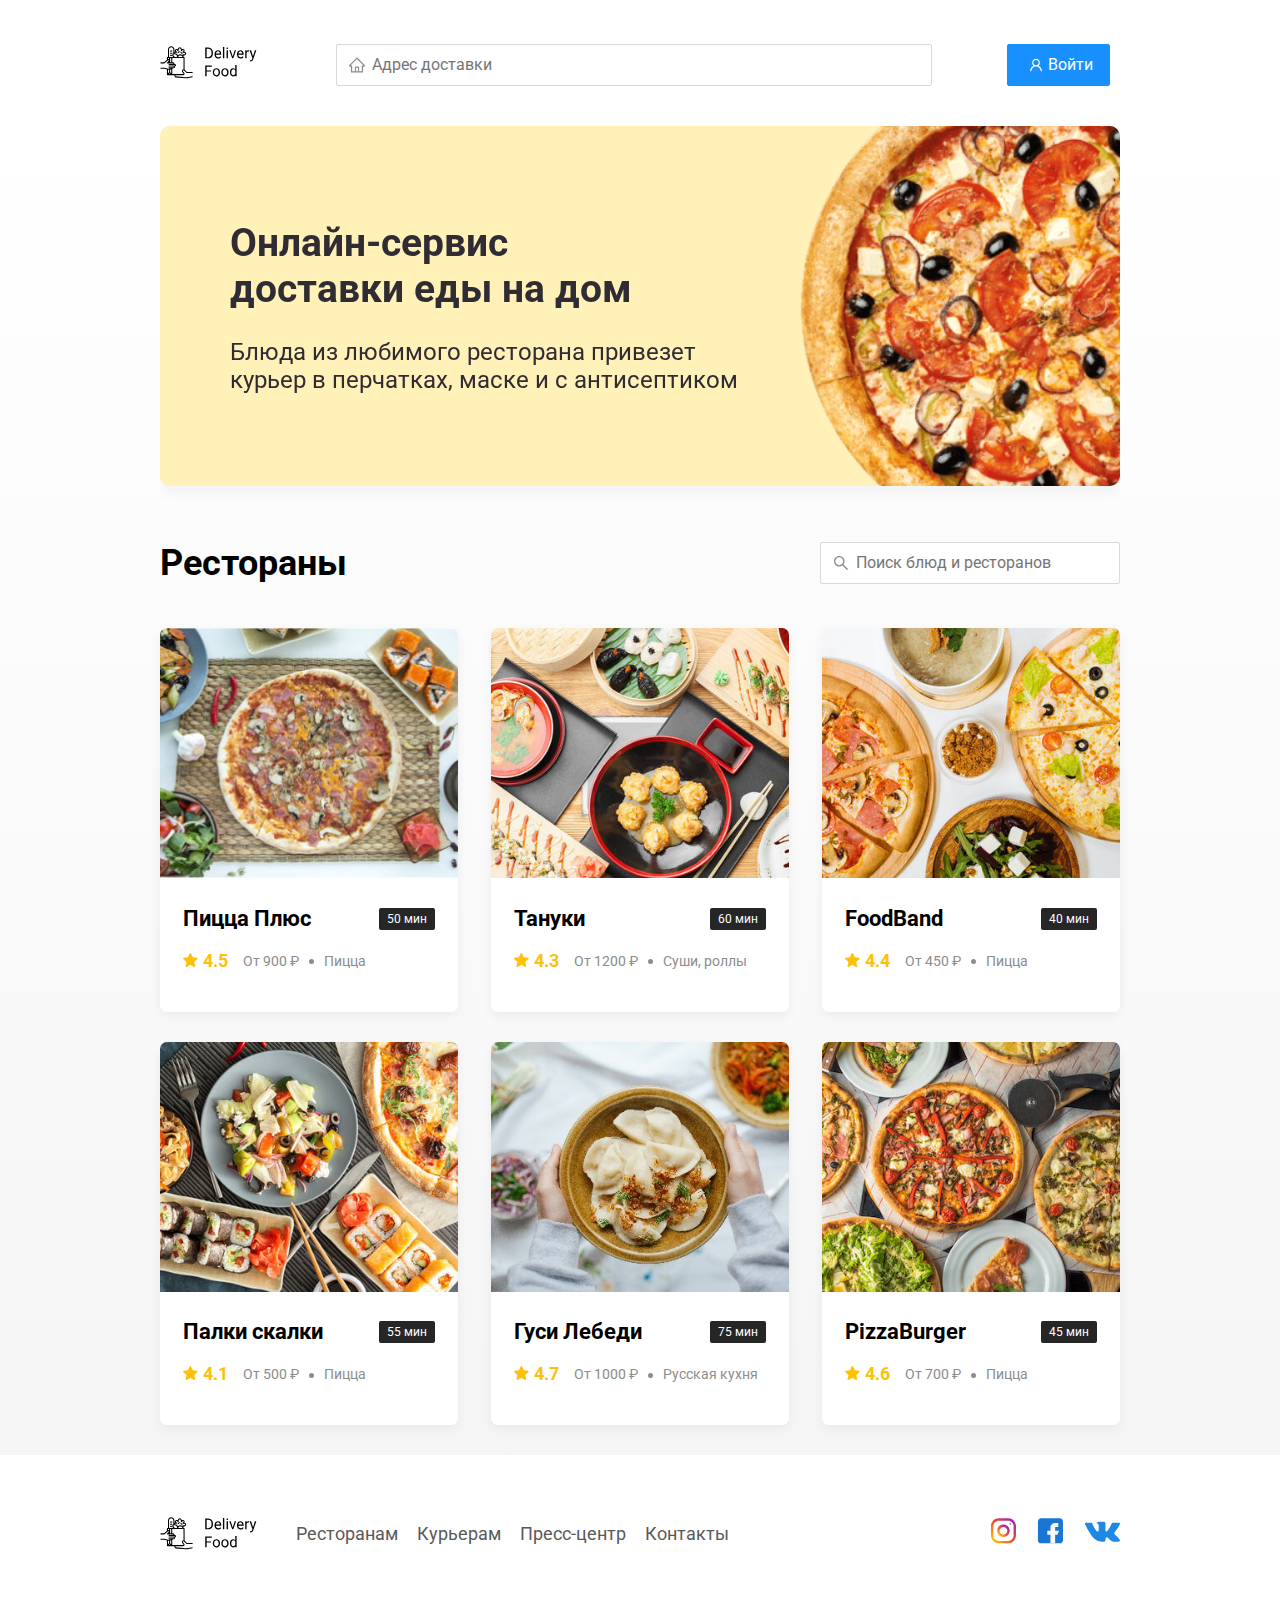
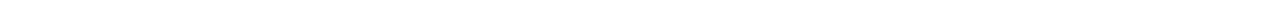
<file: index.html>
<!DOCTYPE html>
<html lang="ru">

<head>
    <meta charset="UTF-8"/>
    <meta name="viewport" content="width=device-width, initial-scale=1.0"/>
    <title>Delivery Food — доставка еды на дом</title>
    <link href="https://fonts.googleapis.com/css?family=Roboto:400,700&display=swap&subset=cyrillic" rel="stylesheet"/>
    <link rel="stylesheet" href="css/normalize.css"/>
    <link rel="stylesheet" href="css/style.css"/>
    <link rel="stylesheet" href="https://unpkg.com/swiper/swiper-bundle.min.css">
</head>

<body>
	<div class="container">
		<header class="header">
			<a class="logo">
				<img src="img/icon/logo.svg" alt="Logo"/>
			</a>
			<label class="address">
				<input type="text" class="input input-address" placeholder="Адрес доставки"/>
			</label>
			<div class="buttons">
				<span class="user-name"></span>
				<button class="button button-primary button-auth">
					<span class="button-auth-svg"></span>
					<span class="button-text">Войти</span>
				</button>
				<button class="button button-cart" id="cart-button">
					<span class="button-cart-svg"></span>
					<span class="button-text">Корзина</span>
				</button>
				<button class="button button-primary button-out">
					<span class="button-text">Выйти</span>
					<span class="button-out-svg"></span>
				</button>
			</div>
		</header>
	</div>
	<!-- /.container  -->

	<main class="main">
		<div class="container">
			<section class="container-promo">
				<div class="swiper-wrapper">
				<section class="promo pizza swiper-slide">
					<h1 class="promo-title">Онлайн-сервис <br/>доставки еды на дом</h1>
					<p class="promo-text">
						Блюда из любимого ресторана привезет курьер в перчатках, маске и с антисептиком
					</p>
				</section>
				<section class="promo kebab swiper-slide">
					<h1 class="promo-title">Шашлыки на майские <br> со скидкой 35%</h1>
					<p class="promo-text">
						Закажите шашлыки в любом ресторане до 10 мая и получите скидку по промокоду OMAGAD
					</p>
				</section>
				<section class="promo vegetables swiper-slide">
					<h1 class="promo-title">Скидка 20% на всю еду <br> по промокоду LOVE.JS</h1>
					<p class="promo-text">
						Блюдо из ресторана привезут вместе с двумя подарочными книгами по фронтенду
					</p>
				</section>
				<section class="promo sushi swiper-slide">
					<h1 class="promo-title">Сеты со скидкой до 30% <br> в ресторанах</h1>
					<p class="promo-text">
						Скидки на сеты до 30 мая по промокоду DADADA
					</p>
				</section>
			</div>
			</section>
			<section class="restaurants">
				<div class="section-heading">
					<h2 class="section-title">Рестораны</h2>
					<label class="search">
						<input type="text" class="input input-search" placeholder="Поиск блюд и ресторанов"/>
					</label>
				</div>
				<div class="cards cards-restaurants">
					
				</div>
				<!-- /.cards -->
			</section>
			<section class="menu hide">
				<div class="section-heading">
					<h2 class="section-title restaurant-title" id="section-title">Пицца Плюс</h2>
					<div class="card-info">
						<div class="rating" id="section-raiting">
							4.5
						</div>
						<div class="price" id="section-price">От 900 ₽</div>
						<div class="category" id="section-category">Пицца</div>
					</div>
					<!-- /.card-info -->
				</div>
				<div class="cards cards-menu">
					
				</div>
				<!-- /.cards -->
			</section>

		</div>
		<!-- /.container -->
	</main>

	<footer class="footer">
		<div class="container">
			<div class="footer-block">
				<img src="img/icon/logo.svg" alt="logo" class="logo footer-logo"/>
				<nav class="footer-nav">
					<a href="#" class="footer-link">Ресторанам </a>
					<a href="#" class="footer-link">Курьерам</a>
					<a href="#" class="footer-link">Пресс-центр</a>
					<a href="#" class="footer-link">Контакты</a>
				</nav>
				<div class="social-links">
					<a href="#" class="social-link"><img src="img/social/instagram.svg" alt="instagram"/></a>
					<a href="#" class="social-link"><img src="img/social/fb.svg" alt="facebook"/></a>
					<a href="#" class="social-link"><img src="img/social/vk.svg" alt="vk"/></a>
				</div>
				<!-- /.social-links -->
			</div>
			<!-- /.footer-block -->
		</div>
	</footer>

	<div class="modal modal-cart">
		<div class="modal-dialog">
			<div class="modal-header">
				<h3 class="modal-title">Корзина</h3>
				<button class="close">&times;</button>
			</div>
			<!-- /.modal-header -->
			<div class="modal-body">
				<div class="food-row">
					<span class="food-name">Ролл угорь стандарт</span>
					<strong class="food-price">250 ₽</strong>
					<div class="food-counter">
						<button class="counter-button">-</button>
						<span class="counter">1</span>
						<button class="counter-button">+</button>
					</div>
				</div>
				<!-- /.foods-row -->
				<div class="food-row">
					<span class="food-name">Ролл угорь стандарт</span>
					<strong class="food-price">250 ₽</strong>
					<div class="food-counter">
						<button class="counter-button">-</button>
						<span class="counter">1</span>
						<button class="counter-button">+</button>
					</div>
				</div>
				<!-- /.foods-row -->
				<div class="food-row">
					<span class="food-name">Ролл угорь стандарт</span>
					<strong class="food-price">250 ₽</strong>
					<div class="food-counter">
						<button class="counter-button">-</button>
						<span class="counter">1</span>
						<button class="counter-button">+</button>
					</div>
				</div>
				<!-- /.foods-row -->
				<div class="food-row">
					<span class="food-name">Ролл угорь стандарт</span>
					<strong class="food-price">250 ₽</strong>
					<div class="food-counter">
						<button class="counter-button">-</button>
						<span class="counter">1</span>
						<button class="counter-button">+</button>
					</div>
				</div>
				<!-- /.foods-row -->
			</div>
			<!-- /.modal-body -->
			<div class="modal-footer">
				<span class="modal-pricetag">1250 ₽</span>
				<div class="footer-buttons">
					<button class="button button-primary">Оформить заказ</button>
					<button class="button clear-cart">Отмена</button>
				</div>
			</div>
			<!-- /.modal-footer -->
		</div>
		<!-- /.modal-dialog -->
	</div>

	<div class="modal-auth">
		<div class="modal-dialog modal-dialog-auth">
			<button class="close-auth">&times;</button>
			<form id="logInForm">
				<div class="alert hide">Необходимо залогиниться!</div>
				<fieldset class="modal-body">
					<legend class="modal-title">Авторизация</legend>
					<label class="label-auth">
						<span>Логин</span>
						<input id="login" type="text">
					</label>
					<label class="label-auth">
						<span>Пароль</span>
						<input id="password" type="password">
					</label>
				</fieldset>
				<!-- /.modal-body -->
				<div class="modal-footer">
					<div class="footer-buttons">
						<button class="button button-primary button-login" type="submit">Войти</button>
					</div>
				</div>
			</form>
			<!-- /.modal-footer -->
		</div>
		<!-- /.modal-dialog -->
	</div>
	<script src="https://unpkg.com/swiper/swiper-bundle.min.js"></script>
	<script src="js/main.js"></script>
</body>

</html>
</file>
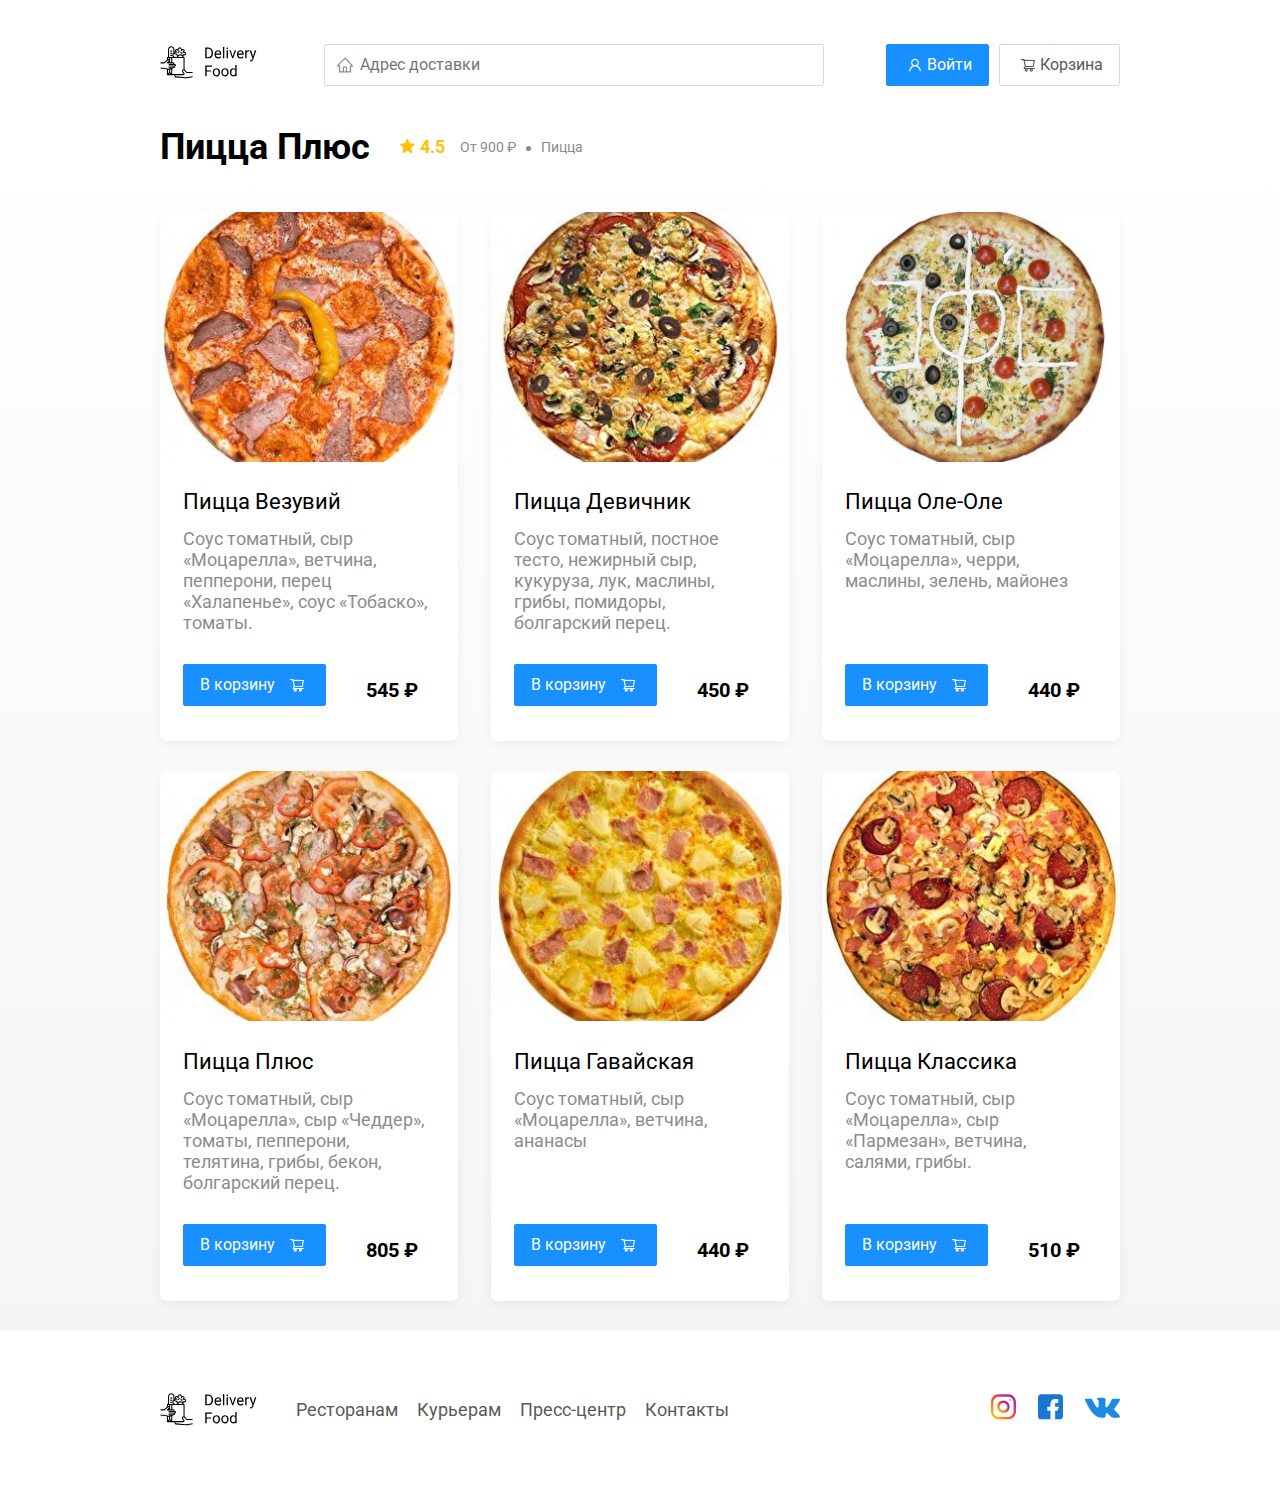
<file: version-1.0/restaurant.html>
<!DOCTYPE html>
<html lang="ru">
<head>
	<meta charset="UTF-8"/>
	<meta name="viewport" content="width=device-width, initial-scale=1.0"/>
	<title>PizzaBurger — доставка еды на дом</title>
	<link
			href="https://fonts.googleapis.com/css?family=Roboto:400,700&display=swap&subset=cyrillic"
			rel="stylesheet"
	/>
	<link rel="stylesheet" href="css/normalize.css"/>
	<link rel="stylesheet" href="css/style.css"/>
</head>
<body>
	<div class="container">
		<header class="header">
			<a href="index.html" class="logo">
				<img src="img/icon/logo.svg" alt="Logo"/>
			</a>
			<label class="address">
				<input type="text" class="input input-address" placeholder="Адрес доставки"/>
			</label>
			<div class="buttons">
				<button class="button button-primary button-auth">
					<span class="button-auth-svg"></span>
					<span class="button-text">Войти</span>
				</button>
				<button class="button" id="cart-button">
					<span class="button-cart-svg"></span>
					<span class="button-text">Корзина</span>
				</button>
			</div>
		</header>
	</div>
	<!-- /.container  -->

	<main class="main">
		<div class="container">
			<section class="menu">
				<div class="section-heading">
					<h2 class="section-title restaurant-title">Пицца Плюс</h2>
					<div class="card-info">
						<div class="rating">
							4.5
						</div>
						<div class="price">От 900 ₽</div>
						<div class="category">Пицца</div>
					</div>
					<!-- /.card-info -->
				</div>
				<div class="cards cards-menu">
					<div class="card">
						<img src="img/pizza-plus/pizza-vesuvius.jpg" alt="image" class="card-image"/>
						<div class="card-text">
							<div class="card-heading">
								<h3 class="card-title card-title-reg">Пицца Везувий</h3>
							</div>
							<!-- /.card-heading -->
							<div class="card-info">
								<div class="ingredients">Соус томатный, сыр «Моцарелла», ветчина, пепперони, перец
								                         «Халапенье», соус «Тобаско», томаты.
								</div>
							</div>
							<!-- /.card-info -->
							<div class="card-buttons">
								<button class="button button-primary button-add-cart">
									<span class="button-card-text">В корзину</span>
									<span class="button-cart-svg"></span>
								</button>
								<strong class="card-price-bold">545 ₽</strong>
							</div>
						</div>
						<!-- /.card-text -->
					</div>
					<!-- /.card -->

					<div class="card">
						<img src="img/pizza-plus/pizza-girls.jpg" alt="image" class="card-image"/>
						<div class="card-text">
							<div class="card-heading">
								<h3 class="card-title card-title-reg">Пицца Девичник</h3>
							</div>
							<!-- /.card-heading -->
							<div class="card-info">
								<div class="ingredients">Соус томатный, постное тесто, нежирный сыр, кукуруза, лук, маслины,
								                         грибы, помидоры, болгарский перец.
								</div>
							</div>
							<!-- /.card-info -->
							<div class="card-buttons">
								<button class="button button-primary button-add-cart">
									<span class="button-card-text">В корзину</span>
									<span class="button-cart-svg"></span>
								</button>
								<strong class="card-price-bold">450 ₽</strong>
							</div>
						</div>
						<!-- /.card-text -->
					</div>
					<!-- /.card -->

					<div class="card">
						<img src="img/pizza-plus/pizza-oleole.jpg" alt="image" class="card-image"/>
						<div class="card-text">
							<div class="card-heading">
								<h3 class="card-title card-title-reg">Пицца Оле-Оле</h3>
							</div>
							<!-- /.card-heading -->
							<div class="card-info">
								<div class="ingredients">Соус томатный, сыр «Моцарелла», черри, маслины, зелень, майонез
								</div>
							</div>
							<!-- /.card-info -->
							<div class="card-buttons">
								<button class="button button-primary button-add-cart">
									<span class="button-card-text">В корзину</span>
									<span class="button-cart-svg"></span>
								</button>
								<strong class="card-price-bold">440 ₽</strong>
							</div>
						</div>
						<!-- /.card-text -->
					</div>
					<!-- /.card -->

					<div class="card">
						<img src="img/pizza-plus/pizza-plus.jpg" alt="image" class="card-image"/>
						<div class="card-text">
							<div class="card-heading">
								<h3 class="card-title card-title-reg">Пицца Плюс</h3>
							</div>
							<!-- /.card-heading -->
							<div class="card-info">
								<div class="ingredients">Соус томатный, сыр «Моцарелла», сыр «Чеддер», томаты, пепперони,
								                         телятина, грибы, бекон, болгарский перец.
								</div>
							</div>
							<!-- /.card-info -->
							<div class="card-buttons">
								<button class="button button-primary button-add-cart">
									<span class="button-card-text">В корзину</span>
									<span class="button-cart-svg"></span>
								</button>
								<strong class="card-price-bold">805 ₽</strong>
							</div>
						</div>
						<!-- /.card-text -->
					</div>
					<!-- /.card -->

					<div class="card">
						<img src="img/pizza-plus/pizza-hawaiian.jpg" alt="image" class="card-image"/>
						<div class="card-text">
							<div class="card-heading">
								<h3 class="card-title card-title-reg">Пицца Гавайская</h3>
							</div>
							<!-- /.card-heading -->
							<div class="card-info">
								<div class="ingredients">Соус томатный, сыр «Моцарелла», ветчина, ананасы</div>
							</div>
							<!-- /.card-info -->
							<div class="card-buttons">
								<button class="button button-primary button-add-cart">
									<span class="button-card-text">В корзину</span>
									<span class="button-cart-svg"></span>
								</button>
								<strong class="card-price-bold">440 ₽</strong>
							</div>
						</div>
						<!-- /.card-text -->
					</div>
					<!-- /.card -->

					<div class="card">
						<img src="img/pizza-plus/pizza-classic.jpg" alt="image" class="card-image"/>
						<div class="card-text">
							<div class="card-heading">
								<h3 class="card-title card-title-reg">Пицца Классика</h3>
							</div>
							<!-- /.card-heading -->
							<div class="card-info">
								<div class="ingredients">Соус томатный, сыр «Моцарелла», сыр «Пармезан», ветчина, салями,
								                         грибы.
								</div>
							</div>
							<!-- /.card-info -->
							<div class="card-buttons">
								<button class="button button-primary button-add-cart">
									<span class="button-card-text">В корзину</span>
									<span class="button-cart-svg"></span>
								</button>
								<strong class="card-price-bold">510 ₽</strong>
							</div>
						</div>
						<!-- /.card-text -->
					</div>
					<!-- /.card -->
				</div>
				<!-- /.cards -->
			</section>
		</div>
		<!-- /.container -->
	</main>

	<footer class="footer">
		<div class="container">
			<div class="footer-block">
				<img src="img/icon/logo.svg" alt="logo" class="logo footer-logo"/>
				<nav class="footer-nav">
					<a href="#" class="footer-link">Ресторанам </a>
					<a href="#" class="footer-link">Курьерам</a>
					<a href="#" class="footer-link">Пресс-центр</a>
					<a href="#" class="footer-link">Контакты</a>
				</nav>
				<div class="social-links">
					<a href="#" class="social-link"><img src="img/social/instagram.svg" alt="instagram"/></a>
					<a href="#" class="social-link"><img src="img/social/fb.svg" alt="facebook"/></a>
					<a href="#" class="social-link"><img src="img/social/vk.svg" alt="vk"/></a>
				</div>
				<!-- /.social-links -->
			</div>
			<!-- /.footer-block -->
		</div>
	</footer>

	<div class="modal modal-cart">
		<div class="modal-dialog">
			<div class="modal-header">
				<h3 class="modal-title">Корзина</h3>
				<button class="close">&times;</button>
			</div>
			<!-- /.modal-header -->
			<div class="modal-body">
				<div class="food-row">
					<span class="food-name">Ролл угорь стандарт</span>
					<strong class="food-price">250 ₽</strong>
					<div class="food-counter">
						<button class="counter-button">-</button>
						<span class="counter">1</span>
						<button class="counter-button">+</button>
					</div>
				</div>
				<!-- /.foods-row -->
				<div class="food-row">
					<span class="food-name">Ролл угорь стандарт</span>
					<strong class="food-price">250 ₽</strong>
					<div class="food-counter">
						<button class="counter-button">-</button>
						<span class="counter">1</span>
						<button class="counter-button">+</button>
					</div>
				</div>
				<!-- /.foods-row -->
				<div class="food-row">
					<span class="food-name">Ролл угорь стандарт</span>
					<strong class="food-price">250 ₽</strong>
					<div class="food-counter">
						<button class="counter-button">-</button>
						<span class="counter">1</span>
						<button class="counter-button">+</button>
					</div>
				</div>
				<!-- /.foods-row -->
				<div class="food-row">
					<span class="food-name">Ролл угорь стандарт</span>
					<strong class="food-price">250 ₽</strong>
					<div class="food-counter">
						<button class="counter-button">-</button>
						<span class="counter">1</span>
						<button class="counter-button">+</button>
					</div>
				</div>
				<!-- /.foods-row -->
			</div>
			<!-- /.modal-body -->
			<div class="modal-footer">
				<span class="modal-pricetag">1250 ₽</span>
				<div class="footer-buttons">
					<button class="button button-primary">Оформить заказ</button>
					<button class="button clear-cart">Отмена</button>
				</div>
			</div>
			<!-- /.modal-footer -->
		</div>
		<!-- /.modal-dialog -->
	</div>


	<script src="js/main.js"></script>
</body>
</html>
</file>
<file: css/style.css>
* {
    box-sizing: border-box;
}

body {
    font-family: "Roboto", sans-serif;
    padding-top: 44px;
}

a,
button {
    cursor: pointer;
    color: inherit;
}

.hide {
    display: none;
}

.container {
    max-width: 1200px;
    margin: auto;
}

.container-promo {
    overflow: hidden;
}

.header {
    display: flex;
    align-items: center;
    justify-content: space-between;
    margin-bottom: 40px;
}

.input {
    background-color: #ffffff;
    border: 1px solid #d9d9d9;
    border-radius: 2px;
    font-size: 16px;
    line-height: 24px;
    padding: 8px 8px 8px 35px;
    background-repeat: no-repeat;
    background-position: left 11px center;
}

.address {
    flex: 0.8;
}

.input-address {
    width: 100%;
    background-image: url(../img/icon/home.svg);
}

.search {
    margin-left: auto;
}

.input-search {
    width: 300px;
    background-image: url(../img/icon/search.svg);

}

.buttons {
    display: flex;
    align-items: center;
}

.button {
    display: flex;
    align-items: center;
    padding: 8px 16px;
    background: #ffffff;
    border: 1px solid #d9d9d9;
    box-sizing: border-box;
    box-shadow: 0 0 2px rgba(0, 0, 0, 0.0015);
    border-radius: 2px;
    color: #595959;
    font-size: 16px;
    line-height: 24px;
}

.button:hover {
    background: #1890ff;
    border: 1px solid #1890ff;
    color: #fff;
}


.button-primary {
    background: #1890ff;
    border: 1px solid #1890ff;
    color: #fff;
    margin-right: 10px;
}

.button-primary:hover {
    background: #ffffff;
    border: 1px solid #d9d9d9;
    color: #595959;
}

.button-icon {
    margin-right: 6px;
}

.button-card-text {
    margin-right: 10px;
}

.button-auth {
    background-position: 20px 13px;
}

.button-primary .button-auth-svg {
    width: 24px;
    height: 24px;
    background-color: #fff;
    -webkit-mask: url("../img/icon/user.svg") no-repeat 50% 50%;
    mask: url("../img/icon/user.svg") no-repeat 50% 50%;
    background-repeat: no-repeat;
}

.button-primary:hover .button-auth-svg {
    background-color: #595959;
}

.button .button-cart-svg {
    width: 24px;
    height: 24px;
    background-color: #595959;
    -webkit-mask: url("../img/icon/shopping-cart.svg") no-repeat 50% 50%;
    mask: url("../img/icon/shopping-cart.svg") no-repeat 50% 50%;
    background-repeat: no-repeat;
}

.button-primary .button-cart-svg {
    background-color: #fff;
}

.button:hover .button-cart-svg {
    background-color: #fff;
}

.button-primary:hover .button-cart-svg {
    background-color: #595959;
}

.button-cart {
    display: none;
    margin: 0 5px;
}

.button-out {
    display: none;
    margin: 0 5px;
}

.user-name {
    display: none;
    margin-right: 20px;
    font-weight: bold;
    font-size: 18px;
}

.promo-slider {

    width: 600px;
    height: 300px;

}

.promo {
    box-shadow: 0 7px 12px rgba(158, 158, 163, 0.1);
    border-radius: 10px;
    padding: 68px 70px;
    margin-bottom: 56px;
}

.pizza {
    background: #fff1b8 url(../img/promo/pizza.png) no-repeat top -100px right -250px / 830px
}

.kebab {
    background: #D6E4FF url(../img/promo/kebab.png) no-repeat top 45px right 40px / 450px;
}

.vegetables {
    background: #FFF566 url(../img/promo/vegetables.png) no-repeat top 0 right 0 / 825px
}

.sushi {
    background: #FFF1F0 url(../img/promo/sushi.png) no-repeat top 10px right 15px / 500px
}

.promo-title {
    font-style: normal;
    font-weight: bold;
    font-size: 39px;
    line-height: 46px;
    color: #302c34;
}

.promo-text {
    font-style: normal;
    font-weight: normal;
    font-size: 24px;
    line-height: 28px;
    color: #302c34;
    max-width: 538px;
}

.main {
    background: linear-gradient(180deg, rgba(245, 245, 245, 0) 1.04%, #f5f5f5 100%);
}

.section-heading {
    display: flex;
    align-items: center;
    margin-bottom: 44px;
}

.section-title {
    font-style: normal;
    font-weight: bold;
    font-size: 36px;
    line-height: 42px;
    margin: 0 30px 0 0;
    color: #000000;
}

.cards {
    display: flex;
    align-items: flex-start;
    justify-content: space-between;
    flex-wrap: wrap;
}

.card {
    background: #ffffff;
    box-shadow: 0 4px 12px rgba(0, 0, 0, 0.05);
    border-radius: 7px;
    overflow: hidden;
    margin-bottom: 30px;
    flex-basis: 31%;
    text-decoration: none;

}

.card-restaurant {
    cursor: pointer
}

.card-image {
    width: 100%;
    height: 250px;
    -o-object-fit: cover;
       object-fit: cover;
}


.card-text {
    padding: 20px 23px 35px;
    min-height: 275px;
    display: flex;
    flex-direction: column;
}



.restaurants .card-text {
    min-height: auto;
}

.card-heading {
    display: flex;
    align-items: center;
    justify-content: space-between;
    margin-bottom: 10px;
}

.card-title {
    margin: 0;
    font-style: normal;
    font-weight: bold;
    font-size: 22px;
    line-height: 32px;
}

.card-title-reg {
    font-weight: 400;
}

.card-tag {
    font-style: normal;
    font-weight: normal;
    font-size: 12px;
    line-height: 20px;
    color: #ffffff;
    background: #262626;
    border-radius: 2px;
    padding: 1px 8px;
}

.card-info {
    display: flex;
    align-items: center;
    flex-wrap: wrap;
}

.card-buttons {
    display: flex;
    margin-top: 24px;
    flex-grow: 1;
    align-items: flex-end;
}

.card-price-bold {
    font-weight: bold;
    font-size: 20px;
    line-height: 32px;
    margin-left: 30px;
}

.rating {
    background-image: url("../img/icon/rating.svg");
    background-repeat: no-repeat;
    background-position: 0 7px;
    padding-left: 20px;
    margin-right: 26px;
    color: #ffc107;
    font-weight: bold;
    font-size: 18px;
    line-height: 32px;
}

.price,
.category {
    color: #8c8c8c;
    font-size: 18px;
    line-height: 32px;
}

.price {
    margin-right: 10px;
}

.ingredients {
    color: #8c8c8c;
    font-size: 18px;
    line-height: 21px;
}

.category {
    text-overflow: ellipsis;
    overflow: hidden;
    white-space: nowrap;
    max-width: 150px;
}

.price:after {
    content: "";
    width: 5px;
    height: 5px;
    background-color: #8c8c8c;
    display: inline-block;
    vertical-align: middle;
    border-radius: 50%;
    margin-left: 10px;
}

.footer {
    padding: 60px 0;
}

.footer-block {
    display: flex;
    align-items: center;
    justify-content: space-between;
}

.footer-nav {
    margin-left: 35px;
    margin-right: auto;
}

.footer-link {
    display: inline-block;
    color: #595959;
    font-style: normal;
    font-weight: normal;
    font-size: 18px;
    line-height: 21px;
    text-decoration: none;
}

.footer-link:not(:last-child) {
    margin-right: 15px;
}

.social-links {
    display: flex;
    align-items: center;
}

.social-link:not(:last-child) {
    margin-right: 21px;
}

.modal {
    position: fixed;
    left: 0;
    top: 0;
    width: 100%;
    height: 100%;
    background: rgba(0, 0, 0, 0.4);
    display: none;
    z-index: 999;
}

.modal-auth {
    position: fixed;
    left: 0;
    top: 0;
    width: 100%;
    height: 100%;
    background: rgba(0, 0, 0, 0.4);
    display: none;
    z-index: 999;
}

.is-open {
    display: flex;
}

.modal-dialog {
    max-width: 780px;
    width: 95%;
    background: #ffffff;
    border-radius: 5px;
    margin: auto;
    padding: 40px 45px;
}

.modal-dialog-auth {
    width: auto;
    position: relative;
}

.label-auth {
    display: block;
    margin: 30px;
}

.label-auth span {
    width: 80px;
    display: inline-block;
}

.modal-header {
    display: flex;
    align-items: center;
    justify-content: space-between;
    margin-bottom: 45px;
}

.modal-title {
    margin: 0;
    font-weight: bold;
    font-size: 36px;
    line-height: 42px;
}

.close {
    font-size: 36px;
    border: none;
    background-color: transparent;
}

.close-auth {
    font-size: 36px;
    border: none;
    background-color: transparent;
    position: absolute;
    top: 10px;
    right: 20px;
}

.modal-body {
    margin-bottom: 22px;
}

.food-row {
    display: flex;
    align-items: flex-start;
    justify-content: space-between;
    padding-bottom: 8px;
    border-bottom: 1px solid #d9d9d9;
    margin-bottom: 15px;
}

.food-name {
    font-weight: normal;
    font-size: 18px;
    line-height: 32px;
}

.food-price {
    margin-left: auto;
    margin-right: 47px;
    font-weight: bold;
    font-size: 20px;
    line-height: 32px;
}

.food-counter {
    display: flex;
    align-items: center;
}

.counter-button {
    display: flex;
    align-items: center;
    justify-content: center;
    width: 39px;
    height: 32px;
    background: #ffffff;
    border: 1px solid #40a9ff;
    box-sizing: border-box;
    border-radius: 2px;
    font-weight: normal;
    font-size: 14px;
    line-height: 22px;
    color: #40a9ff;
}

.counter-button:hover {
    background: #40a9ff;
    border: 1px solid #ffffff;
    color: #ffffff;
}

.counter {
    font-size: 16px;
    line-height: 24px;
    margin-left: 10px;
    margin-right: 10px;
}

.modal-footer {
    display: flex;
    align-items: center;
    justify-content: space-between;
}

.modal-auth .modal-footer {
    justify-content: flex-end;
}

.footer-buttons {
    display: flex;
    align-items: center;
}

.modal-pricetag {
    background: #262626;
    border-radius: 5px;
    color: #ffffff;
    padding: 15px 20px;
    font-size: 20px;
    line-height: 23px;
}

@media (max-width: 1366px) {
    .container {
        max-width: 960px;
    }

    .pizza {
        background-position: center right -300px;
        background-size: 750px;
    }


    .kebab {
        background-position: top -5px right -93px;
        background-size: 530px;
    }

    .vegetables {
        background-position: top 0 right -93px;
        background-size: 820px;
    }

    .sushi {
        background-position: center right -90px;
    }

    .rating {
        margin-right: 15px;
    }

    .category,
    .price {
        font-size: 14px;
    }
}

@media (max-width: 992px) {
    .container {
        max-width: 750px;
    }



    .pizza {
        padding: 50px;
        background-size: 500px;
        background-position: center right -200px;
    }


    .kebab {
        background-position: top 55px right -100px;
        background-size: 385px;
    }

    .vegetables {
        background-position: top 0 right -280px;
        background-size: 810px;
    }

    .sushi {
        background-position: top 30px right -175px;
    }



    .promo-text {
        font-size: 18px;
        max-width: 400px;
    }

    .card {
        flex-basis: 49%;
    }

    .footer-link {
        font-size: 16px;
    }
}

@media (max-width: 768px) {
    .container {
        max-width: 560px;
    }

    .card-info {
        flex-wrap: wrap;
    }

    .card .rating {
        flex-basis: 100%;
    }

    .card-title {
        font-size: 18px;
    }

    .card-text {
        min-height: 290px;
    }

    .card-price-bold {
        margin-left: 20px;
    }


    .pizza {
        background-size: 400px;
        background-position: bottom 50px right -200px;
    }


    .kebab {
        background-position: top -5px right -74px;
        background-size: 300px;
    }

    .vegetables {
        background-position: top 0 right -240px;
        background-size: 702px;
    }

    .sushi {
        background-position: top -24px right -75px;
        background-size: 302px;
    }

    .promo-title {
        font-size: 24px;
        line-height: 1.4;
    }

    .promo-text {
        margin-top: 0;
    }
}

@media (max-width: 578px) {
    .container {
        width: 90%;
    }

    .address {
        min-width: 100%;
        order: 1;
    }

    .header {
        flex-wrap: wrap;
    }

    .input-address {
        margin-top: 15px;
        order: 5;
        flex: 1;
    }

    .promo {
        background-image: none;
    }

    .promo-title {
        margin-bottom: 10px;
    }

    .section-title {
        font-size: 20px;
    }

    .card {
        flex-basis: 100%;
    }

    .card-text {
        min-height: auto;
    }

    .card-image {
        width: 100%;
    }

    .footer {
        padding: 30px 0;
    }

    .footer-block {
        align-items: flex-start;
    }

    .footer-nav {
        margin-left: 0;
        margin-right: 0;
        order: 0;
        display: flex;
        flex-direction: column;
    }

    .footer-logo {
        margin-right: 15px;
        order: 1;
    }

    .social-links {
        order: 2;
    }
}

@media (max-width: 480px) {
    .button-text {
        display: none;
    }

    .button-icon {
        margin: 0;
    }

    .user-name {
        margin: 10px;

    }

    .buttons {
        flex-wrap: wrap;
        margin-left: auto;
    }

    .button {
        min-height: 40px;
        padding: 5px 12px;

    }

    .button-out-svg {
        width: 24px;
        height: 24px;
        background-color: #fff;
        -webkit-mask: url(../img/icon/logout.svg) no-repeat 50% 50%;
        mask: url(../img/icon/logout.svg) no-repeat 50% 50%;
        background-repeat: no-repeat;
        -webkit-mask-size: 20px;
        mask-size: 20px;
    }

    .promo {
        padding: 20px;
    }

    .section-heading {
        flex-wrap: wrap;
    }

    .footer-block {
        flex-wrap: wrap;
        flex-direction: column;
        align-items: center;
    }

    .footer-logo {
        order: 0;
        margin-bottom: 20px;
    }

    .footer-nav {
        margin-bottom: 20px;
        text-align: center;
    }

    .footer-link:not(:last-child) {
        margin-right: 0;
    }
}

.alert {
    padding: 1rem;
    color:#721c24;
    background-color:#f8d7da;
    border-color:#f5c6cb;
}

.fade {
    -webkit-animation: fade .3s linear 1.5s 1 both;
            animation: fade .3s linear 1.5s 1 both;
}

@-webkit-keyframes fade {
    0%{
        opacity: 1;
    }
    100%{
        opacity: 0;
    }
}

@keyframes fade {
    0%{
        opacity: 1;
    }
    100%{
        opacity: 0;
    }
}
</file>
<file: version-1.0/css/style.css>
* {
    box-sizing: border-box;
}

body {
    font-family: "Roboto", sans-serif;
    padding-top: 44px;
}

a,
button {
    cursor: pointer;
    color: inherit;
}

.hide {
    display: none;
}

.container {
    max-width: 1200px;
    margin: auto;
}

.header {
    display: flex;
    align-items: center;
    justify-content: space-between;
    margin-bottom: 40px;
}

.input {
    background-color: #ffffff;
    border: 1px solid #d9d9d9;
    border-radius: 2px;
    font-size: 16px;
    line-height: 24px;
    padding: 8px 8px 8px 35px;
    background-repeat: no-repeat;
    background-position: left 11px center;
}

.address {
    flex: 0.8;
}

.input-address {
    width: 100%;
    background-image: url(../img/icon/home.svg);
}

.search {
    margin-left: auto;
}

.input-search {
    width: 300px;
    background-image: url(../img/icon/search.svg);

}

.buttons {
    display: flex;
    align-items: center;
}

.button {
    display: flex;
    align-items: center;
    padding: 8px 16px;
    background: #ffffff;
    border: 1px solid #d9d9d9;
    box-sizing: border-box;
    box-shadow: 0 0 2px rgba(0, 0, 0, 0.0015);
    border-radius: 2px;
    color: #595959;
    font-size: 16px;
    line-height: 24px;
}

.button:hover {
    background: #1890ff;
    border: 1px solid #1890ff;
    color: #fff;
}


.button-primary {
    background: #1890ff;
    border: 1px solid #1890ff;
    color: #fff;
    margin-right: 10px;
}

.button-primary:hover {
    background: #ffffff;
    border: 1px solid #d9d9d9;
    color: #595959;
}

.button-icon {
    margin-right: 6px;
}

.button-card-text {
    margin-right: 10px;
}

.button-auth {
    background-position: 20px 13px;
}

.button-primary .button-auth-svg {
    width: 24px;
    height: 24px;
    background-color: #fff;
    -webkit-mask: url("../img/icon/user.svg") no-repeat 50% 50%;
    mask: url("../img/icon/user.svg") no-repeat 50% 50%;
    background-repeat: no-repeat;
}

.button-primary:hover .button-auth-svg {
    background-color: #595959;
}

.button .button-cart-svg {
    width: 24px;
    height: 24px;
    background-color: #595959;
    -webkit-mask: url("../img/icon/shopping-cart.svg") no-repeat 50% 50%;
    mask: url("../img/icon/shopping-cart.svg") no-repeat 50% 50%;
    background-repeat: no-repeat;
}

.button-primary .button-cart-svg {
    background-color: #fff;
}

.button:hover .button-cart-svg {
    background-color: #fff;
}

.button-primary:hover .button-cart-svg {
    background-color: #595959;
}

.button-cart {
    display: none;
    margin: 0 5px;
}

.button-out {
    display: none;
    margin: 0 5px;
}

.user-name {
    display: none;
    margin-right: 20px;
    font-weight: bold;
    font-size: 18px;
}

.promo-slider {

    width: 600px;
    height: 300px;

}

.promo {
    box-shadow: 0 7px 12px rgba(158, 158, 163, 0.1);
    border-radius: 10px;
    padding: 68px 70px;
    margin-bottom: 56px;
}

.pizza {
    background: #fff1b8 url(../img/promo/pizza.png) no-repeat top -100px right -250px / 830px
}

.kebab {
    background: #D6E4FF url(../img/promo/kebab.png) no-repeat top 45px right 40px / 450px;
}

.vegetables {
    background: #FFF566 url(../img/promo/vegetables.png) no-repeat top 0 right 0 / 825px
}

.sushi {
    background: #FFF1F0 url(../img/promo/sushi.png) no-repeat top 10px right 15px / 500px
}

.promo-title {
    font-style: normal;
    font-weight: bold;
    font-size: 39px;
    line-height: 46px;
    color: #302c34;
}

.promo-text {
    font-style: normal;
    font-weight: normal;
    font-size: 24px;
    line-height: 28px;
    color: #302c34;
    max-width: 538px;
}

.main {
    background: linear-gradient(180deg, rgba(245, 245, 245, 0) 1.04%, #f5f5f5 100%);
}

.section-heading {
    display: flex;
    align-items: center;
    margin-bottom: 44px;
}

.section-title {
    font-style: normal;
    font-weight: bold;
    font-size: 36px;
    line-height: 42px;
    margin: 0 30px 0 0;
    color: #000000;
}

.cards {
    display: flex;
    align-items: flex-start;
    justify-content: space-between;
    flex-wrap: wrap;
}

.card {
    background: #ffffff;
    box-shadow: 0 4px 12px rgba(0, 0, 0, 0.05);
    border-radius: 7px;
    overflow: hidden;
    margin-bottom: 30px;
    flex-basis: 31%;
    text-decoration: none;

}

.card-restaurant {
    cursor: pointer
}

.card-image {
    width: 100%;
    height: 250px;
    object-fit: cover;
}


.card-text {
    padding: 20px 23px 35px;
    min-height: 275px;
    display: flex;
    flex-direction: column;
}



.restaurants .card-text {
    min-height: auto;
}

.card-heading {
    display: flex;
    align-items: center;
    justify-content: space-between;
    margin-bottom: 10px;
}

.card-title {
    margin: 0;
    font-style: normal;
    font-weight: bold;
    font-size: 22px;
    line-height: 32px;
}

.card-title-reg {
    font-weight: 400;
}

.card-tag {
    font-style: normal;
    font-weight: normal;
    font-size: 12px;
    line-height: 20px;
    color: #ffffff;
    background: #262626;
    border-radius: 2px;
    padding: 1px 8px;
}

.card-info {
    display: flex;
    align-items: center;
    flex-wrap: wrap;
}

.card-buttons {
    display: flex;
    margin-top: 24px;
    flex-grow: 1;
    align-items: flex-end;
}

.card-price-bold {
    font-weight: bold;
    font-size: 20px;
    line-height: 32px;
    margin-left: 30px;
}

.rating {
    background-image: url("../img/icon/rating.svg");
    background-repeat: no-repeat;
    background-position: 0 7px;
    padding-left: 20px;
    margin-right: 26px;
    color: #ffc107;
    font-weight: bold;
    font-size: 18px;
    line-height: 32px;
}

.price,
.category {
    color: #8c8c8c;
    font-size: 18px;
    line-height: 32px;
}

.price {
    margin-right: 10px;
}

.ingredients {
    color: #8c8c8c;
    font-size: 18px;
    line-height: 21px;
}

.category {
    text-overflow: ellipsis;
    overflow: hidden;
    white-space: nowrap;
    max-width: 150px;
}

.price:after {
    content: "";
    width: 5px;
    height: 5px;
    background-color: #8c8c8c;
    display: inline-block;
    vertical-align: middle;
    border-radius: 50%;
    margin-left: 10px;
}

.footer {
    padding: 60px 0;
}

.footer-block {
    display: flex;
    align-items: center;
    justify-content: space-between;
}

.footer-nav {
    margin-left: 35px;
    margin-right: auto;
}

.footer-link {
    display: inline-block;
    color: #595959;
    font-style: normal;
    font-weight: normal;
    font-size: 18px;
    line-height: 21px;
    text-decoration: none;
}

.footer-link:not(:last-child) {
    margin-right: 15px;
}

.social-links {
    display: flex;
    align-items: center;
}

.social-link:not(:last-child) {
    margin-right: 21px;
}

.modal {
    position: fixed;
    left: 0;
    top: 0;
    width: 100%;
    height: 100%;
    background: rgba(0, 0, 0, 0.4);
    display: none;
    z-index: 999;
}

.modal-auth {
    position: fixed;
    left: 0;
    top: 0;
    width: 100%;
    height: 100%;
    background: rgba(0, 0, 0, 0.4);
    display: none;
    z-index: 999;
}

.is-open {
    display: flex;
}

.modal-dialog {
    max-width: 780px;
    width: 95%;
    background: #ffffff;
    border-radius: 5px;
    margin: auto;
    padding: 40px 45px;
}

.modal-dialog-auth {
    width: auto;
    position: relative;
}

.label-auth {
    display: block;
    margin: 30px;
}

.label-auth span {
    width: 80px;
    display: inline-block;
}

.modal-header {
    display: flex;
    align-items: center;
    justify-content: space-between;
    margin-bottom: 45px;
}

.modal-title {
    margin: 0;
    font-weight: bold;
    font-size: 36px;
    line-height: 42px;
}

.close {
    font-size: 36px;
    border: none;
    background-color: transparent;
}

.close-auth {
    font-size: 36px;
    border: none;
    background-color: transparent;
    position: absolute;
    top: 10px;
    right: 20px;
}

.modal-body {
    margin-bottom: 22px;
}

.food-row {
    display: flex;
    align-items: flex-start;
    justify-content: space-between;
    padding-bottom: 8px;
    border-bottom: 1px solid #d9d9d9;
    margin-bottom: 15px;
}

.food-name {
    font-weight: normal;
    font-size: 18px;
    line-height: 32px;
}

.food-price {
    margin-left: auto;
    margin-right: 47px;
    font-weight: bold;
    font-size: 20px;
    line-height: 32px;
}

.food-counter {
    display: flex;
    align-items: center;
}

.counter-button {
    display: flex;
    align-items: center;
    justify-content: center;
    width: 39px;
    height: 32px;
    background: #ffffff;
    border: 1px solid #40a9ff;
    box-sizing: border-box;
    border-radius: 2px;
    font-weight: normal;
    font-size: 14px;
    line-height: 22px;
    color: #40a9ff;
}

.counter-button:hover {
    background: #40a9ff;
    border: 1px solid #ffffff;
    color: #ffffff;
}

.counter {
    font-size: 16px;
    line-height: 24px;
    margin-left: 10px;
    margin-right: 10px;
}

.modal-footer {
    display: flex;
    align-items: center;
    justify-content: space-between;
}

.modal-auth .modal-footer {
    justify-content: flex-end;
}

.footer-buttons {
    display: flex;
    align-items: center;
}

.modal-pricetag {
    background: #262626;
    border-radius: 5px;
    color: #ffffff;
    padding: 15px 20px;
    font-size: 20px;
    line-height: 23px;
}

@media (max-width: 1366px) {
    .container {
        max-width: 960px;
    }

    .pizza {
        background-position: center right -300px;
        background-size: 750px;
    }


    .kebab {
        background-position: top -5px right -93px;
        background-size: 530px;
    }

    .vegetables {
        background-position: top 0 right -93px;
        background-size: 820px;
    }

    .sushi {
        background-position: center right -90px;
    }

    .rating {
        margin-right: 15px;
    }

    .category,
    .price {
        font-size: 14px;
    }
}

@media (max-width: 992px) {
    .container {
        max-width: 750px;
    }



    .pizza {
        padding: 50px;
        background-size: 500px;
        background-position: center right -200px;
    }


    .kebab {
        background-position: top 55px right -100px;
        background-size: 385px;
    }

    .vegetables {
        background-position: top 0 right -280px;
        background-size: 810px;
    }

    .sushi {
        background-position: top 30px right -175px;
    }



    .promo-text {
        font-size: 18px;
        max-width: 400px;
    }

    .card {
        flex-basis: 49%;
    }

    .footer-link {
        font-size: 16px;
    }
}

@media (max-width: 768px) {
    .container {
        max-width: 560px;
    }

    .card-info {
        flex-wrap: wrap;
    }

    .card .rating {
        flex-basis: 100%;
    }

    .card-title {
        font-size: 18px;
    }

    .card-text {
        min-height: 290px;
    }

    .card-price-bold {
        margin-left: 20px;
    }


    .pizza {
        background-size: 400px;
        background-position: bottom 50px right -200px;
    }


    .kebab {
        background-position: top -5px right -74px;
        background-size: 300px;
    }

    .vegetables {
        background-position: top 0 right -240px;
        background-size: 702px;
    }

    .sushi {
        background-position: top -24px right -75px;
        background-size: 302px;
    }

    .promo-title {
        font-size: 24px;
        line-height: 1.4;
    }

    .promo-text {
        margin-top: 0;
    }
}

@media (max-width: 578px) {
    .container {
        width: 90%;
    }

    .address {
        min-width: 100%;
        order: 1;
    }

    .header {
        flex-wrap: wrap;
    }

    .input-address {
        margin-top: 15px;
        order: 5;
        flex: 1;
    }

    .promo {
        background-image: none;
    }

    .promo-title {
        margin-bottom: 10px;
    }

    .section-title {
        font-size: 20px;
    }

    .card {
        flex-basis: 100%;
    }

    .card-text {
        min-height: auto;
    }

    .card-image {
        width: 100%;
    }

    .footer {
        padding: 30px 0;
    }

    .footer-block {
        align-items: flex-start;
    }

    .footer-nav {
        margin-left: 0;
        margin-right: 0;
        order: 0;
        display: flex;
        flex-direction: column;
    }

    .footer-logo {
        margin-right: 15px;
        order: 1;
    }

    .social-links {
        order: 2;
    }
}

@media (max-width: 480px) {
    .button-text {
        display: none;
    }

    .button-icon {
        margin: 0;
    }

    .user-name {
        margin: 10px;

    }

    .buttons {
        flex-wrap: wrap;
        margin-left: auto;
    }

    .button {
        min-height: 40px;
        padding: 5px 12px;

    }

    .button-out-svg {
        width: 24px;
        height: 24px;
        background-color: #fff;
        -webkit-mask: url(../img/icon/logout.svg) no-repeat 50% 50%;
        mask: url(../img/icon/logout.svg) no-repeat 50% 50%;
        background-repeat: no-repeat;
        -webkit-mask-size: 20px;
        mask-size: 20px;
    }

    .promo {
        padding: 20px;
    }

    .section-heading {
        flex-wrap: wrap;
    }

    .footer-block {
        flex-wrap: wrap;
        flex-direction: column;
        align-items: center;
    }

    .footer-logo {
        order: 0;
        margin-bottom: 20px;
    }

    .footer-nav {
        margin-bottom: 20px;
        text-align: center;
    }

    .footer-link:not(:last-child) {
        margin-right: 0;
    }
}
</file>
